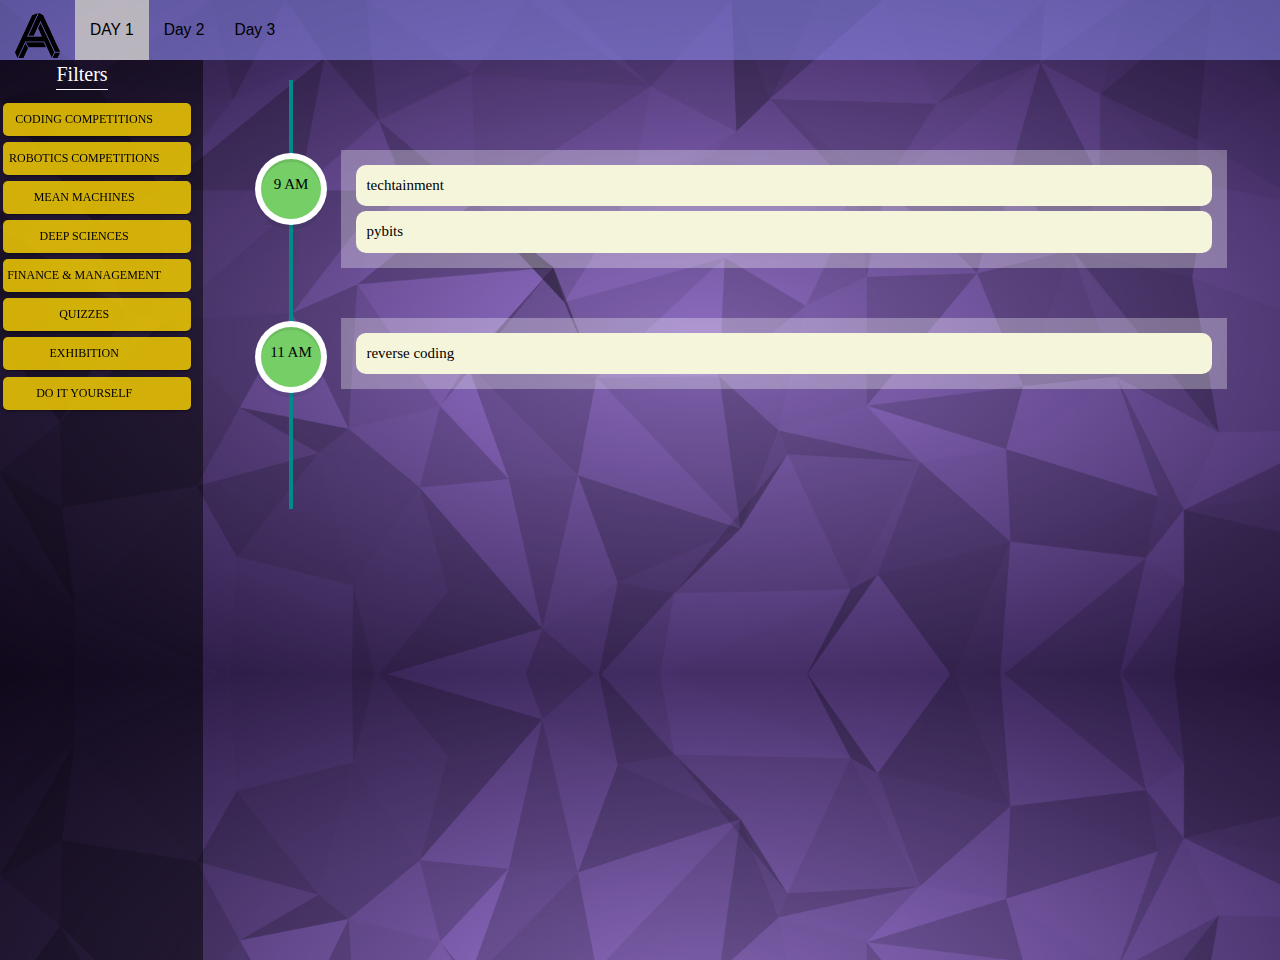
<file: index.html>
<!DOCTYPE html>
<html>
	<head>
		<title>Atmos Events</title>
		<link rel="stylesheet" href="lib/bootstrap.min.css" type="text/css">
		<link rel="stylesheet" type="text/css" href="lib/material/css/bootstrap-material-design.css">
		<link rel="stylesheet" type="text/css" href="lib/material/css/ripples.css">
		<link rel="stylesheet" type="text/css" href="index.css">
        <link rel="stylesheet" type="text/css" href="index2.css">
		<script type="text/javascript" src="lib/jquery.min.js"></script>
		<script type="text/javascript" src="lib/bootstrap.min.js"></script>
        <script src="https://ajax.googleapis.com/ajax/libs/jquery/1.12.4/jquery.min.js"></script>
		<script type="text/javascript" src="index.js"></script>
		<meta charset="utf-8">
	</head>
	<body onload="loadmystuff()" data-day="1">
		<div class="bs-docs-section clearfix">
			<div class="row">
				<div class="col-md-12">
					<div class="bs-component">
						<div class="navbar navbar-inverse">
							<div class="container-fluid">
								<div class="navbar-header">
									<button type="button" class="navbar-toggle" data-toggle="collapse" data-target=".navbar-inverse-collapse">
									<span class="icon-bar"></span>
									<span class="icon-bar"></span>
									<span class="icon-bar"></span>
									</button>
									<a class="navbar-brand" href="javascript:void(0)"><img id='logo' src="images/logo.png"></a>
								</div>
								<div class="navbar-collapse collapse navbar-inverse-collapse">
									<ul class="nav navbar-nav">
										<li class="active"><a href="index.html">DAY 1</a></li>
										<li><a href="day2.html">Day 2</a></li>
										<li><a href="day3.html">Day 3</a></li>
									</ul>
                                  <!--  <form class="navbar-form navbar-left">
										<div class="form-group is-empty">
											<input class="form-control col-md-8" placeholder="Search for an event" type="text" onkeyup="search()" id= "search">
										</div> 
									</form>  --> 
								</div>
							</div>
						</div>
						</div><!-- /example -->
					</div>
				</div>
			</div>
        
        <div class='row'>
			<div id="sidebar" class="col-sm-3 col-md-2 atmos-full-height" >
				<div id="filters">
					<label>Filters</label>
					<ul class='checkbox col-md-12 '>
						<li class="row">
							<button data-categoryname="coding" class="col-sm-12 btn btn-raised btn-primary " onclick="toggleFilterButton(this);">Coding Competitions</button>
						</li>
						<li class="row">
							<button data-categoryname="robotics" class="col-sm-12 btn btn-raised btn-primary" onclick="toggleFilterButton(this);">Robotics Competitions</button>
						</li>
						<li class="row">
							<button data-categoryname="mean" class="col-sm-12 btn btn-raised btn-primary" onclick="toggleFilterButton(this);">Mean Machines</button>
						</li>
						<li class="row">
							<button data-categoryname="deepSci" class="col-sm-12 btn btn-raised btn-primary" onclick="toggleFilterButton(this);">Deep Sciences</button>
						</li>
						<li class="row">
							<button data-categoryname="finance" class="col-sm-12 btn btn-raised btn-primary" onclick="toggleFilterButton(this);">Finance & Management</button>
						</li>
                        <li class="row">
							<button data-categoryname="quiz" class="col-sm-12 btn btn-raised btn-primary" onclick="toggleFilterButton(this);">Quizzes</button>
						</li>
                        <li class="row">
							<button data-categoryname="exhibition" class="col-sm-12 btn btn-raised btn-primary" onclick="toggleFilterButton(this);">Exhibition</button>
						</li>
                        <li class="row">
							<button data-categoryname="DIY" class="col-sm-12 btn btn-raised btn-primary" onclick="toggleFilterButton(this);">Do it yourself</button>
						</li>
					</ul>
				</div>
			</div>
            
<div id="timeline" class="col-sm-9 col-md-10 atmos-full-height">
	<section id="cd-timeline" class="cd-container">   
</section> <!-- cd-timeline -->
            </div>
        </div>
		</body>
	</html>
</file>
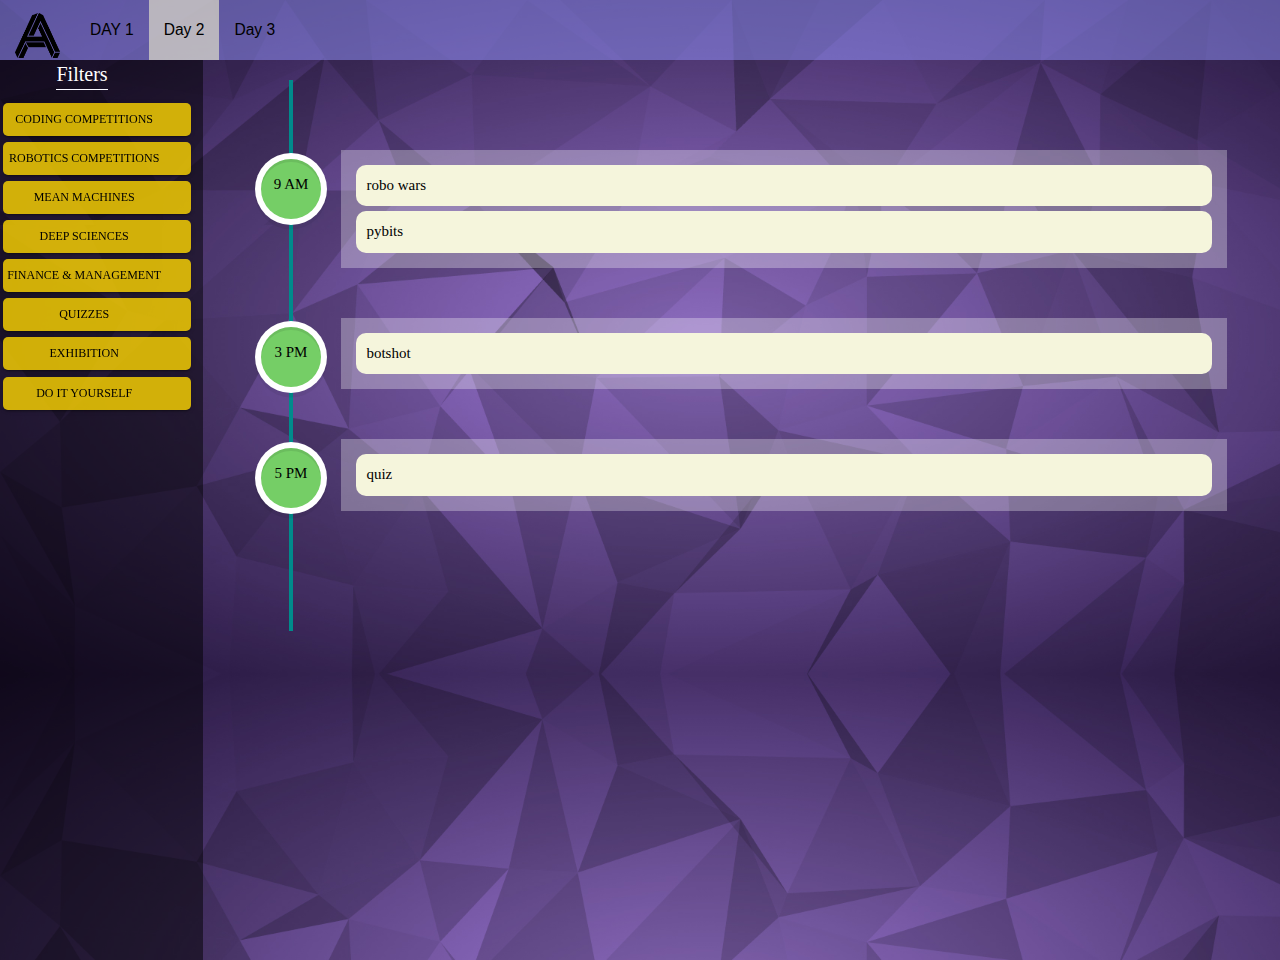
<file: day2.html>
<!DOCTYPE html>
<html>
	<head>
		<title>Atmos Events</title>
		<link rel="stylesheet" href="lib/bootstrap.min.css" type="text/css">
		<link rel="stylesheet" type="text/css" href="lib/material/css/bootstrap-material-design.css">
		<link rel="stylesheet" type="text/css" href="lib/material/css/ripples.css">
		<link rel="stylesheet" type="text/css" href="index.css">
        <link rel="stylesheet" type="text/css" href="index2.css">
		<script type="text/javascript" src="lib/jquery.min.js"></script>
		<script type="text/javascript" src="lib/bootstrap.min.js"></script>
        <script src="https://ajax.googleapis.com/ajax/libs/jquery/1.12.4/jquery.min.js"></script>
		<script type="text/javascript" src="index.js"></script>
		<meta charset="utf-8">
	</head>
	<body onload="loadmystuff()" data-day="2">
		<div class="bs-docs-section clearfix">
			<div class="row">
				<div class="col-md-12">
					<div class="bs-component">
						<div class="navbar navbar-inverse">
							<div class="container-fluid">
								<div class="navbar-header">
									<button type="button" class="navbar-toggle" data-toggle="collapse" data-target=".navbar-inverse-collapse">
									<span class="icon-bar"></span>
									<span class="icon-bar"></span>
									<span class="icon-bar"></span>
									</button>
									<a class="navbar-brand" href="javascript:void(0)"><img id='logo' src="images/logo.png"></a>
								</div>
								<div class="navbar-collapse collapse navbar-inverse-collapse">
									<ul class="nav navbar-nav">
										<li><a href="index.html">DAY 1</a></li>
										<li class="active"><a href="day2.html">Day 2</a></li>
										<li><a href="day3.html">Day 3</a></li>
									</ul>
                                  <!--  <form class="navbar-form navbar-left">
										<div class="form-group is-empty">
											<input class="form-control col-md-8" placeholder="Search for an event" type="text" onkeyup="search()" id= "search">
										</div> 
									</form>  --> 
								</div>
							</div>
						</div>
						</div><!-- /example -->
					</div>
				</div>
			</div>
        
        <div class='row'>
			<div id="sidebar" class="col-sm-3 col-md-2 atmos-full-height" >
				<div id="filters">
					<label>Filters</label>
					<ul class='checkbox col-md-12 '>
						<li class="row">
							<button data-categoryname="coding" class="col-sm-12 btn btn-raised btn-primary " onclick="toggleFilterButton(this);">Coding Competitions</button>
						</li>
						<li class="row">
							<button data-categoryname="robotics" class="col-sm-12 btn btn-raised btn-primary" onclick="toggleFilterButton(this);">Robotics Competitions</button>
						</li>
						<li class="row">
							<button data-categoryname="mean" class="col-sm-12 btn btn-raised btn-primary" onclick="toggleFilterButton(this);">Mean Machines</button>
						</li>
						<li class="row">
							<button data-categoryname="deepSci" class="col-sm-12 btn btn-raised btn-primary" onclick="toggleFilterButton(this);">Deep Sciences</button>
						</li>
						<li class="row">
							<button data-categoryname="finance" class="col-sm-12 btn btn-raised btn-primary" onclick="toggleFilterButton(this);">Finance & Management</button>
						</li>
                        <li class="row">
							<button data-categoryname="quiz" class="col-sm-12 btn btn-raised btn-primary" onclick="toggleFilterButton(this);">Quizzes</button>
						</li>
                        <li class="row">
							<button data-categoryname="exhibition" class="col-sm-12 btn btn-raised btn-primary" onclick="toggleFilterButton(this);">Exhibition</button>
						</li>
                        <li class="row">
							<button data-categoryname="DIY" class="col-sm-12 btn btn-raised btn-primary" onclick="toggleFilterButton(this);">Do it yourself</button>
						</li>
					</ul>
				</div>
			</div>
            
<div id="timeline" class="col-sm-9 col-md-10 atmos-full-height">
	<section id="cd-timeline" class="cd-container">   
</section> <!-- cd-timeline -->
            </div>
        </div>
		</body>
	</html>
</file>
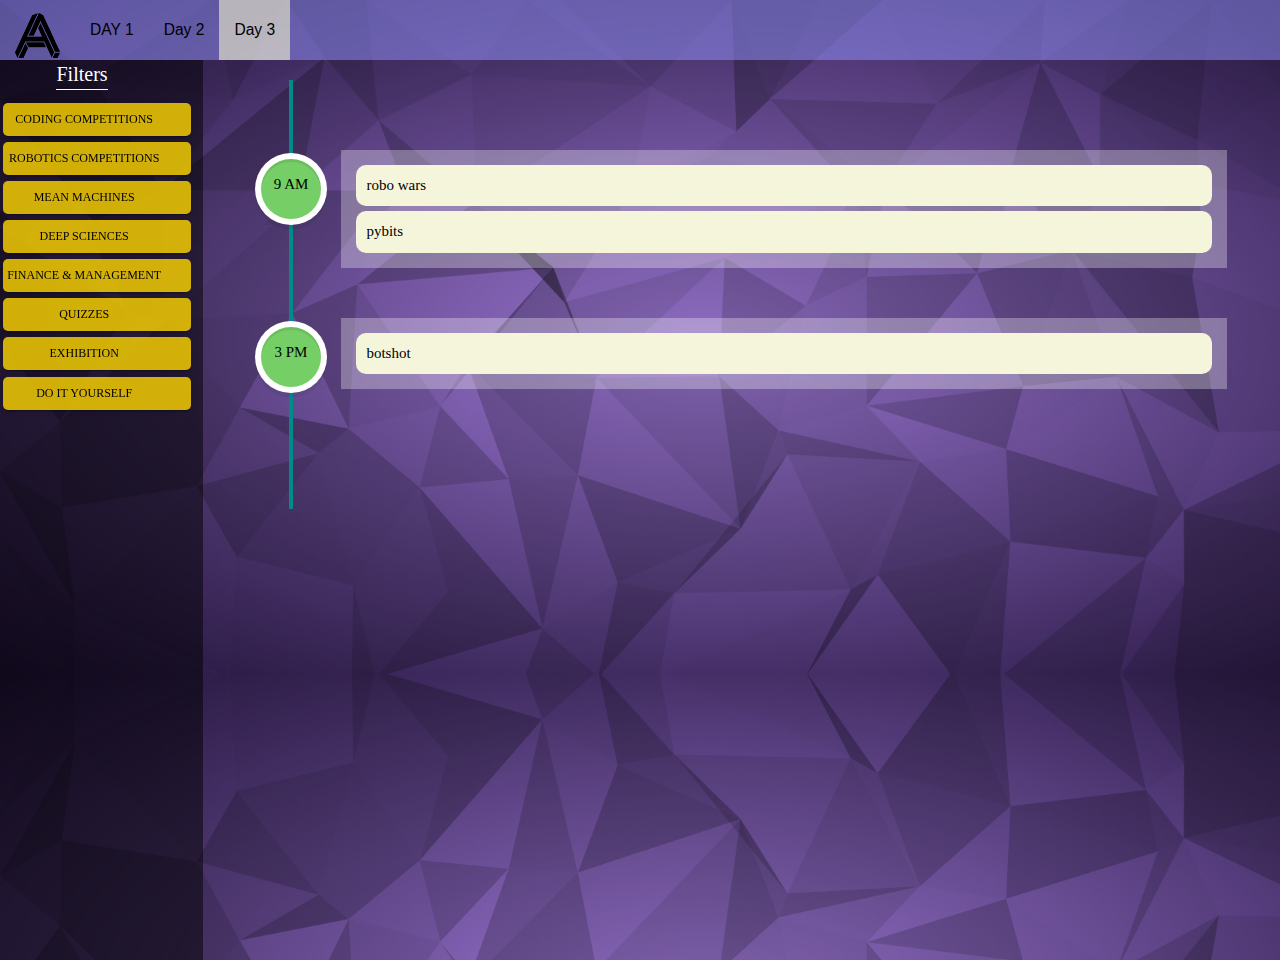
<file: day3.html>
<!DOCTYPE html>
<html>
	<head>
		<title>Atmos Events</title>
		<link rel="stylesheet" href="lib/bootstrap.min.css" type="text/css">
		<link rel="stylesheet" type="text/css" href="lib/material/css/bootstrap-material-design.css">
		<link rel="stylesheet" type="text/css" href="lib/material/css/ripples.css">
		<link rel="stylesheet" type="text/css" href="index.css">
        <link rel="stylesheet" type="text/css" href="index2.css">
		<script type="text/javascript" src="lib/jquery.min.js"></script>
		<script type="text/javascript" src="lib/bootstrap.min.js"></script>
        <script src="https://ajax.googleapis.com/ajax/libs/jquery/1.12.4/jquery.min.js"></script>
		<script type="text/javascript" src="index.js"></script>
		<meta charset="utf-8">
	</head>
	<body onload="loadmystuff()" data-day="3">
		<div class="bs-docs-section clearfix">
			<div class="row">
				<div class="col-md-12">
					<div class="bs-component">
						<div class="navbar navbar-inverse">
							<div class="container-fluid">
								<div class="navbar-header">
									<button type="button" class="navbar-toggle" data-toggle="collapse" data-target=".navbar-inverse-collapse">
									<span class="icon-bar"></span>
									<span class="icon-bar"></span>
									<span class="icon-bar"></span>
									</button>
									<a class="navbar-brand" href="javascript:void(0)"><img id='logo' src="images/logo.png"></a>
								</div>
								<div class="navbar-collapse collapse navbar-inverse-collapse">
									<ul class="nav navbar-nav">
										<li><a href="index.html">DAY 1</a></li>
										<li><a href="day2.html">Day 2</a></li>
										<li class="active"><a href="day3.html">Day 3</a></li>
									</ul>
                                  <!--  <form class="navbar-form navbar-left">
										<div class="form-group is-empty">
											<input class="form-control col-md-8" placeholder="Search for an event" type="text" onkeyup="search()" id= "search">
										</div> 
									</form>  --> 
								</div>
							</div>
						</div>
						</div><!-- /example -->
					</div>
				</div>
			</div>
        
        <div class='row'>
			<div id="sidebar" class="col-sm-3 col-md-2 atmos-full-height" >
				<div id="filters">
					<label>Filters</label>
					<ul class='checkbox col-md-12 '>
						<li class="row">
							<button data-categoryname="coding" class="col-sm-12 btn btn-raised btn-primary " onclick="toggleFilterButton(this);">Coding Competitions</button>
						</li>
						<li class="row">
							<button data-categoryname="robotics" class="col-sm-12 btn btn-raised btn-primary" onclick="toggleFilterButton(this);">Robotics Competitions</button>
						</li>
						<li class="row">
							<button data-categoryname="mean" class="col-sm-12 btn btn-raised btn-primary" onclick="toggleFilterButton(this);">Mean Machines</button>
						</li>
						<li class="row">
							<button data-categoryname="deepSci" class="col-sm-12 btn btn-raised btn-primary" onclick="toggleFilterButton(this);">Deep Sciences</button>
						</li>
						<li class="row">
							<button data-categoryname="finance" class="col-sm-12 btn btn-raised btn-primary" onclick="toggleFilterButton(this);">Finance & Management</button>
						</li>
                        <li class="row">
							<button data-categoryname="quiz" class="col-sm-12 btn btn-raised btn-primary" onclick="toggleFilterButton(this);">Quizzes</button>
						</li>
                        <li class="row">
							<button data-categoryname="exhibition" class="col-sm-12 btn btn-raised btn-primary" onclick="toggleFilterButton(this);">Exhibition</button>
						</li>
                        <li class="row">
							<button data-categoryname="DIY" class="col-sm-12 btn btn-raised btn-primary" onclick="toggleFilterButton(this);">Do it yourself</button>
						</li>
					</ul>
				</div>
			</div>
            
<div id="timeline" class="col-sm-9 col-md-10 atmos-full-height">
	<section id="cd-timeline" class="cd-container">   
</section> <!-- cd-timeline -->
            </div>
        </div>
		</body>
	</html>
</file>
<file: lib/material/css/ripples.css>
.withripple {
  position: relative;
}
.ripple-container {
  position: absolute;
  top: 0;
  left: 0;
  z-index: 1;
  width: 100%;
  height: 100%;
  overflow: hidden;
  border-radius: inherit;
  pointer-events: none;
}
.ripple {
  position: absolute;
  width: 20px;
  height: 20px;
  margin-left: -10px;
  margin-top: -10px;
  border-radius: 100%;
  background-color: #000;
  background-color: rgba(0, 0, 0, 0.05);
  -webkit-transform: scale(1);
      -ms-transform: scale(1);
       -o-transform: scale(1);
          transform: scale(1);
  -webkit-transform-origin: 50%;
      -ms-transform-origin: 50%;
       -o-transform-origin: 50%;
          transform-origin: 50%;
  opacity: 0;
  pointer-events: none;
}
.ripple.ripple-on {
  -webkit-transition: opacity 0.15s ease-in 0s, -webkit-transform 0.5s cubic-bezier(0.4, 0, 0.2, 1) 0.1s;
       -o-transition: opacity 0.15s ease-in 0s, -o-transform 0.5s cubic-bezier(0.4, 0, 0.2, 1) 0.1s;
          transition: opacity 0.15s ease-in 0s, transform 0.5s cubic-bezier(0.4, 0, 0.2, 1) 0.1s;
  opacity: 0.1;
}
.ripple.ripple-out {
  -webkit-transition: opacity 0.1s linear 0s !important;
       -o-transition: opacity 0.1s linear 0s !important;
          transition: opacity 0.1s linear 0s !important;
  opacity: 0;
}
/*# sourceMappingURL=ripples.css.map */
</file>
<file: index.css>
body{
    font-family: sans-serif,Helvetica;
    background: brown;
    width: 100%;
    height:100%;
    overflow: hidden;
    background: url("images/back.jpg");
    background-size: cover;
}

.atmos-full-height{
	height: 100vh !important;
    
}

#sidebar{
   background-color: rgba(0,0,0,0.5);
}

#filters ul{
    list-style-type: none;
}

#filters label{
    color: white;
    margin-left: 30%;
    border-bottom-style: solid;
    border-bottom-color: ghostwhite;
    border-bottom-width: 1px;
    font-size: 1.5em;
    margin-bottom: 0px;
}

.btn-primary{
    background-color: rgba(255,215,0,0.8) !important;
    color: black !important;
}

.btn-default{
    background-color: rgba(255,255,255,0.5) !important;
}

button{
   margin: 3px !important;
    text-align:center !important;
    padding-left: 4px !important;
    border-radius: 5px !important;
    font-size: 0.9em !important;
}

.navbar {
	margin-bottom: 0px;
}

#logo{
    height:5vmin;
    width: 5vmin;
    margin-top: -5%;
}
#timeline ul{
    list-style-type: none;
    position: absolute;
    left:8%;
    z-index: 1;
}
#timeline li{
    margin-top: 5vh;
    margin-bottom: 10vh;
}
li div{
    background-color: chocolate;
    height: 80px;
    width: 80px;
    display: table-cell;
    vertical-align: middle;
    text-align: center;
    border-radius: 50% !important;
    border-width: 2px !important;
}

.active{
    background-color: rgba(255,255,200,0.5);
}
</file>
<file: index2.css>
/* -------------------------------- 

Primary style

-------------------------------- */
html * {
  -webkit-font-smoothing: antialiased;
  -moz-osx-font-smoothing: grayscale; }

body {
  font-size: 100%;
  font-family: "Droid Serif", serif;
  color: #7f8c97;
  background-color: #e9f0f5;
    overflow: hidden !important;
}

a {
  color: #acb7c0;
  text-decoration: none;
  font-family: "Open Sans", sans-serif; }

img {
  max-width: 100%; }

h1, h2 {
  font-family: "Open Sans", sans-serif;
  font-weight: bold; }

/* -------------------------------- 

Modules - reusable parts of our design

-------------------------------- */
.cd-container {
  /* this class is used to give a max-width to the element it is applied to, and center it horizontally when it reaches that max-width */
  width: 90%;
  max-width: 1170px;
  margin: 0 auto;
}
.cd-container::after {
    /* clearfix */
    content: '';
    display: table;
    clear: both; }

/* -------------------------------- 

Main components 

-------------------------------- */


#cd-timeline {
  position: relative;
  padding: 2em 0;
  margin-top: 2em;
  margin-bottom: 2em; 
}


/* for vertical line */
#cd-timeline::before {
    content: '';
    position: absolute;
    top: 0;
    left: 18px;
    height: 100%;
    width: 4px;
    background-color: darkcyan; }



.cd-timeline-block {
  position: relative;
  margin: 50px 0px 50px 0px;
}

 .cd-timeline-block:last-child {
    margin-bottom: 100px; 
}



/* for timeslot circles */
.cd-timeline-timeslot {
  position: absolute;
  top: 0;
  width: 40px;
  height: 40px;
  border-radius: 50%;
  box-shadow: 0 0 0 4px #ffffff, inset 0 2px 0 rgba(0, 0, 0, 0.08), 0 3px 0 4px rgba(0, 0, 0, 0.05);
  background: #75ce66;      
  transform: scale(1.5);
  margin-top: 2%;
}


.cd-timeline-content{
  position: relative;
  margin-left: 70px;
  background-color: rgba(255,255,255,0.3);
  padding: 1em;
  overflow-y: auto;
  overflow-x: visible;
  }


.cd-timeline-content::before {
    content: '';
    position: absolute;
    top: 16px;
    right: 100%;
    height: 0;
    width: 0;
    border: 7px solid transparent;
    border-right: 7px solid #ffffff;
}
.cd-timeline-content::before {
    top: 24px;
    left: auto;
    right: 100%;
    border-color: transparent;
    border-right-color: #000;
    box-sizing: border-box;
}




/*timeslot text */
.cd-timeline-block .cd-timeline-timeslot p{
 vertical-align: middle;
    text-align: center;
    margin-top: 25%;
    color: black;
}


#timeline{
    overflow-y: scroll;
}

.cd-timeline-content div{
    font-size: 1.5em;
}

#filters label{
    font-size: 2em;
}

button{
    font-size: 1.2em !important;
}
.nav li a{
    font-size: 1.2em;
}

#timeline{
   
}

.my-table{
    display: table;
    width: 100%;
}

.hidden{
    display: none;
}

.eventsarray{
    padding: 10px;
    background-color: beige;
    margin: 5px;
    border-radius: 10px;
    color: black;
    font-size: 1.2em;
}

.navbar{
    background-color: rgba(150,150,255,0.5) !important;
    color: black !important;
    font-weight: 400;
    font-size: 1.3em;
}
</file>
